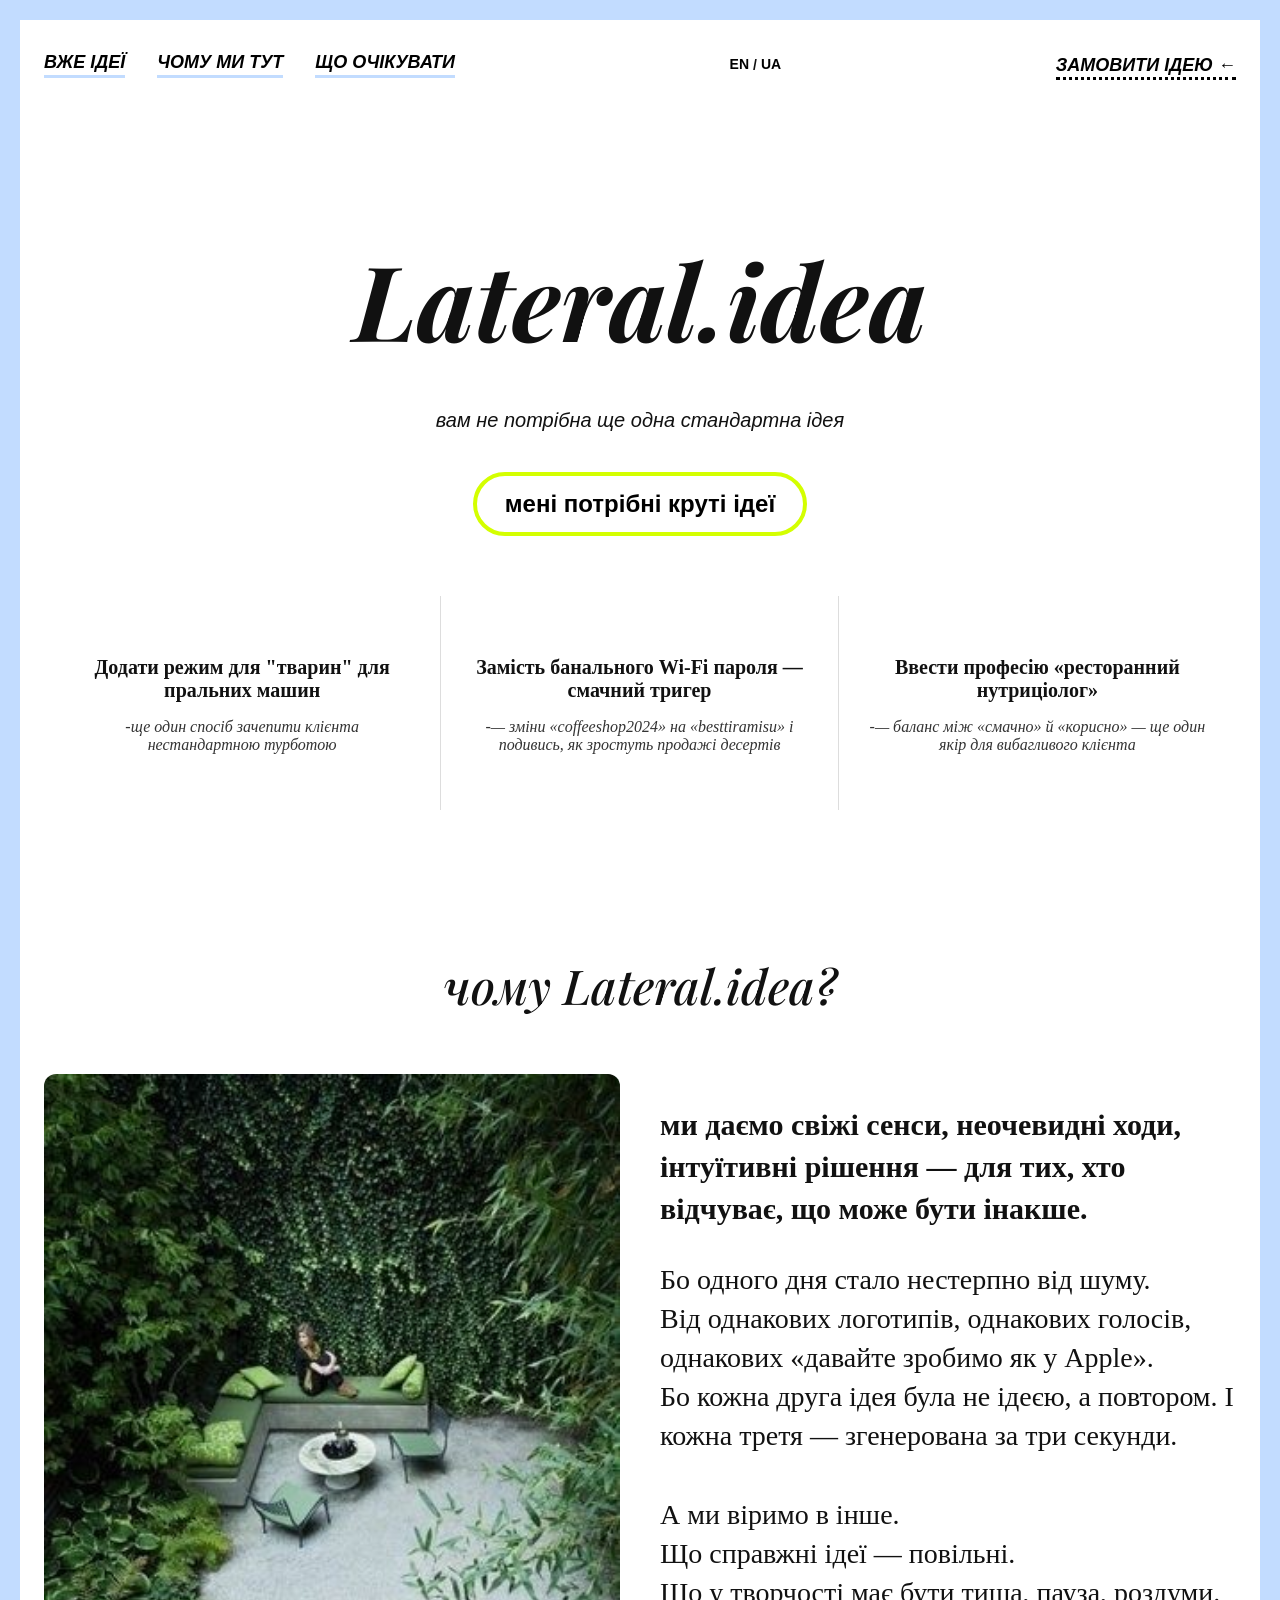
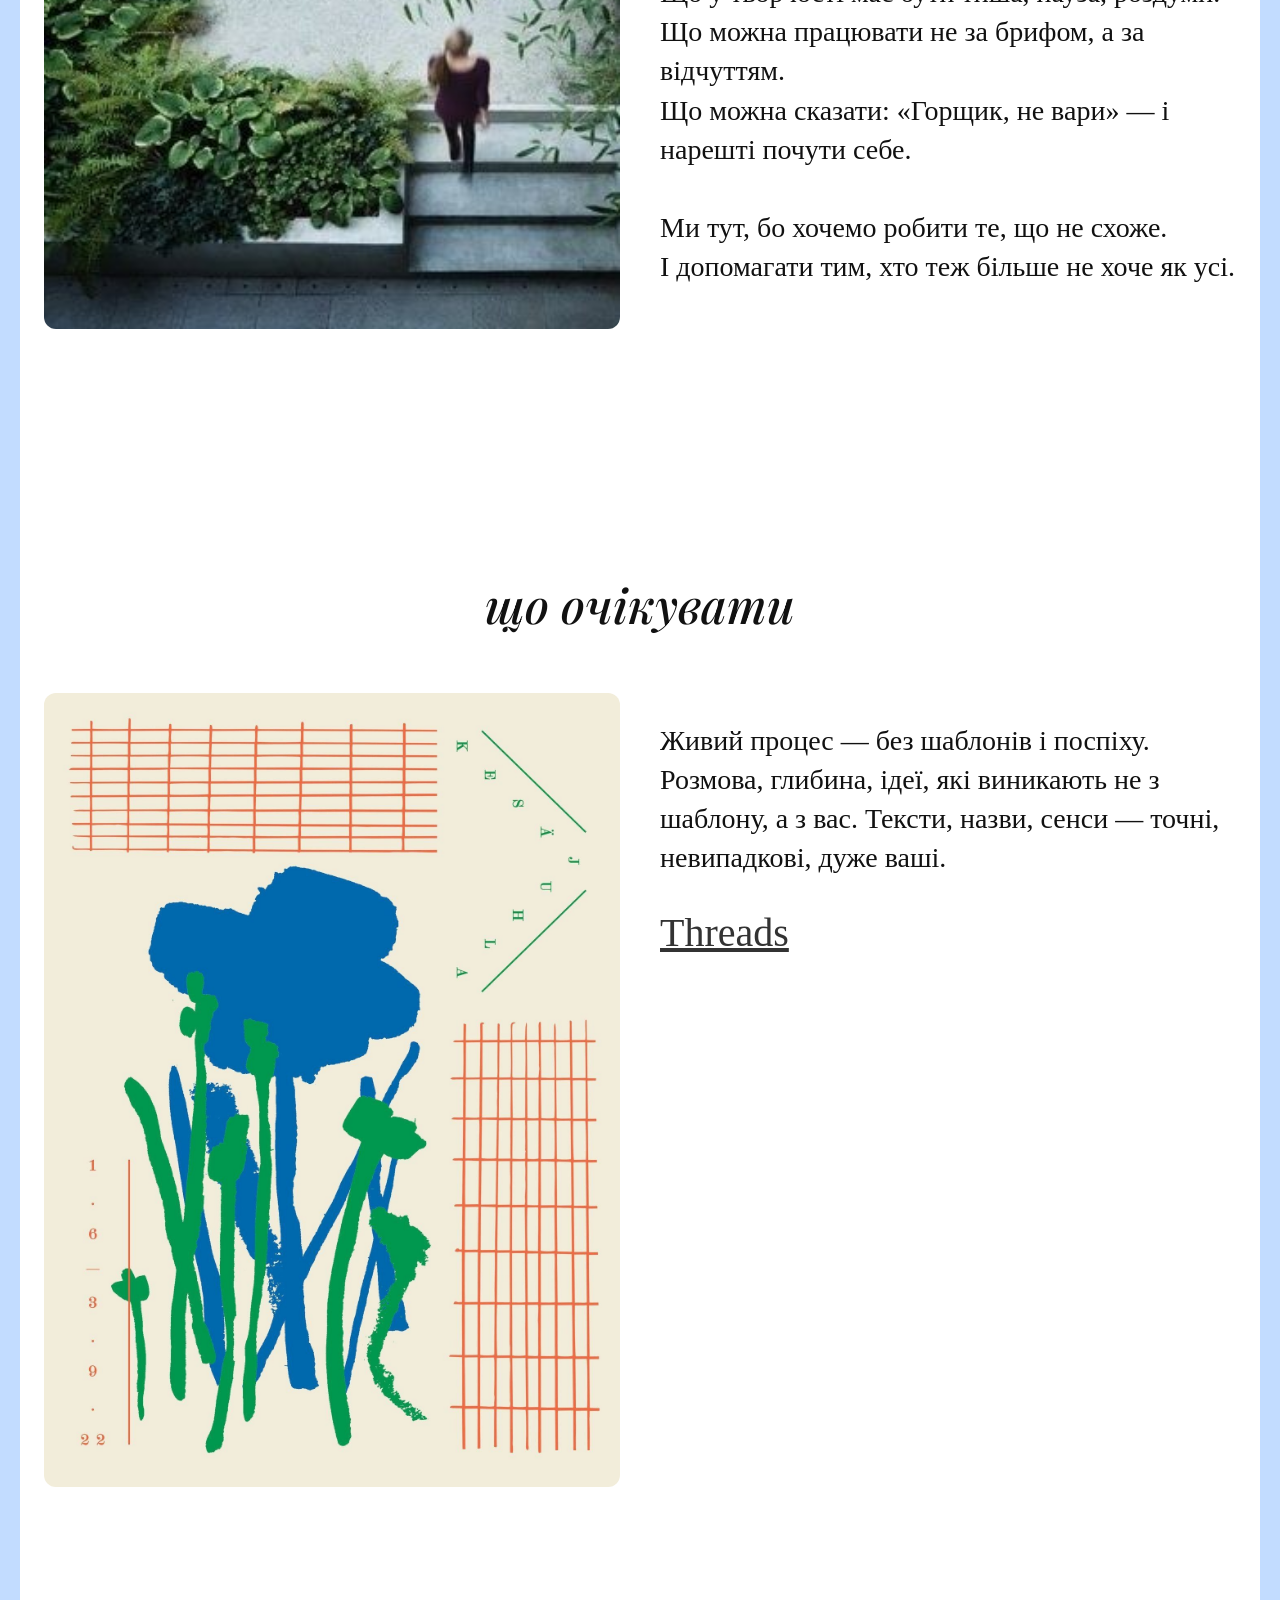
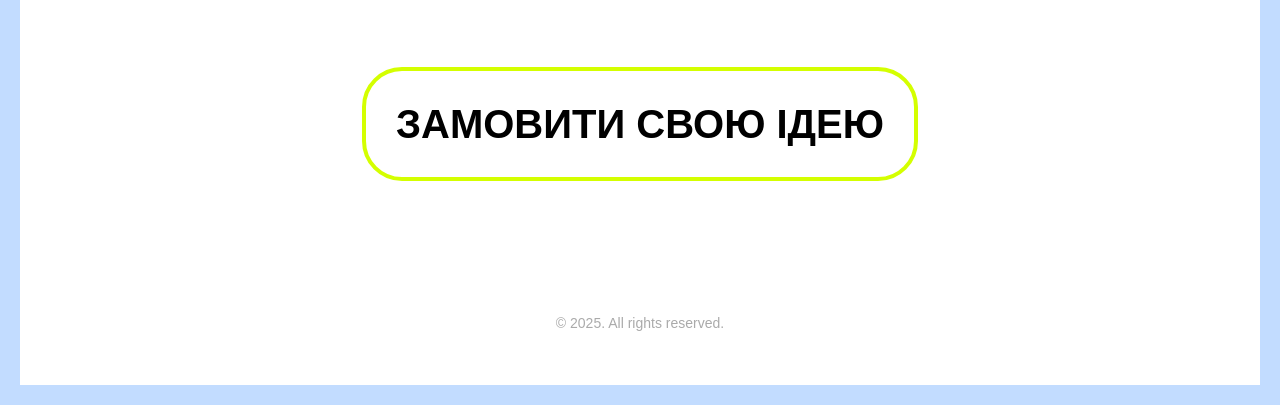
<file: index.html>
<!DOCTYPE html>
<html lang="uk">

<head>
    <meta charset="UTF-8">
    <meta name="viewport" content="width=device-width, initial-scale=1.0">
    <title>Lateral.idea</title>
    <link rel="stylesheet" href="normalize.css">
    <link rel="stylesheet" href="https://cdnjs.cloudflare.com/ajax/libs/font-awesome/4.7.0/css/font-awesome.min.css">
    <link rel="preconnect" href="https://fonts.googleapis.com">
    <link rel="preconnect" href="https://fonts.gstatic.com" crossorigin>
    <link
        href="https://fonts.googleapis.com/css2?family=Playfair+Display:ital,wght@1,400;1,700&family=Mulish:wght@400;700;900&display=swap"
        rel="stylesheet">
    <link rel="stylesheet" href="style.css">
    <link rel="icon" type="image/x-icon" href="/Portfolio/1.png" />
    <!-- Google tag (gtag.js) -->
    <script async src="https://www.googletagmanager.com/gtag/js?id=G-7G5XNEY357"></script>
    <script>
        window.dataLayer = window.dataLayer || [];
        function gtag() { dataLayer.push(arguments); }
        gtag('js', new Date());
        gtag('config', 'G-7G5XNEY357');
    </script>
</head>
</head>

<body>
    <div class="body-wrapper">
        <!-- NAVIGATION -->
        <nav class="nav-highlighted animate delay-1">
            <div class="nav-wrapper">
                <div class="nav-left" id="nav-links">
                    <a href="#services">вже ідеї</a>
                    <a href="#why">чому ми тут</a>
                    <a href="#how">що очікувати</a>
                </div>
             <div class="lang-switcher">
                    <a href="https://lateral-idea-en.netlify.app/" class="lang-link" data-lang="en">EN</a> /
                    <a href="https://lateral-idea-uk.netlify.app/" class="lang-link" data-lang="ua">UA</a>
                </div>
                <div class="nav-right">
                    <a href="#cta" class="cta">замовити ідею ←</a>
                </div>
                <div class="burger" onclick="toggleMenu()">
                    <span></span>
                    <span></span>
                    <span></span>
                </div>
            </div>
        </nav>

        <!-- HERO SECTION -->
        <header class="hero animate delay-2">
            <div class="hero-content">
                <h1 class="animate delay-2">Lateral.idea</h1>
                <p class="main-text animate delay-3">вам не потрібна ще одна стандартна ідея</p>
                <div class="cta"><a href="#services">мені потрібні круті ідеї</a></div>
            </div>
        </header>

        <!-- SOLUTIONS SECTION -->
        <section id="services">
            <div class="solutions-gallery">
                <div class="idea-box animate delay-1">
                    <p>Додати режим для "тварин" для пральних машин</p>
                    <p>-ще один спосіб зачепити клієнта нестандартною турботою</p>
                </div>
                <div class="idea-box animate delay-2">
                    <p>Замість банального Wi-Fi пароля — смачний тригер</p>
                    <p>-— зміни «coffeeshop2024» на «besttiramisu» і подивись, як зростуть продажі десертів</p>
                </div>
                <div class="idea-box animate delay-3">
                    <p>Ввести професію «ресторанний нутриціолог»</p>
                    <p>-— баланс між «смачно» й «корисно» — ще один якір для вибагливого клієнта</p>
                </div>
            </div>
        </section>

        <!-- WHY SECTION -->
        <section id="why" class="quote">
            <h3 class="animate delay-1">чому Lateral.idea?</h3>
            <div class="content-box">
                <div class="image-box">
                    <img src="./Portfolio/photo1.jpeg" alt="photo" class="fade-in-img" />
                </div>
                <div class="text-box animate delay-2">
                    <p class="main">ми даємо свіжі сенси, неочевидні ходи, інтуїтивні рішення — для тих, хто відчуває,
                        що може бути
                        інакше.</p>
                    <p><span>Бо
                            одного дня стало нестерпно від шуму.<br>Від однакових логотипів, однакових голосів,
                            однакових «давайте зробимо як у
                            Apple».<br>Бо кожна друга ідея була не ідеєю, а повтором. І кожна третя — згенерована за три
                            секунди.<br><br>А ми
                            віримо в інше.<br>Що справжні ідеї — повільні.<br>Що у творчості має бути тиша, пауза,
                            роздуми.<br>Що можна
                            працювати не за брифом, а за відчуттям.<br>Що можна сказати: «Горщик, не вари» — і нарешті
                            почути себе.<br><br>Ми
                            тут, бо хочемо робити те, що не схоже.<br>І допомагати тим, хто теж більше не хоче як
                            усі.<br></span></p>
                </div>
            </div>
        </section>

        <!-- HOW SECTION -->
        <section id="how" class="quote">
            <h3 class="animate delay-1">що очікувати</h3>
            <div class="content-box">
                <div class="image-box">
                    <img src="./Portfolio/0943ffcb-aa36-4772-901c-c6efb327e857.jpeg" alt="photo" class="fade-in-img" />
                </div>
                <div class="text-box animate delay-2">
                    <p>Живий процес — без шаблонів і поспіху. Розмова, глибина, ідеї, які виникають не з шаблону, а з
                        вас.
                        Тексти, назви, сенси — точні, невипадкові, дуже ваші.</p>
                    <p><a class="linktothreds" target="_blank"
                            href="https://www.threads.com/@maybe.crazy.idea">Threads</a></p>
                </div>
            </div>
        </section>

        <!-- CONTACT SECTION -->
        <section id="contact">
            <div class="cta animate delay-2">
                <a href="#cta">Замовити свою ідею</a>
                <div id="cta" class="cta-form" data-tf-live="01JXQATDWZ0HKBRX70EZ4WW7P7"></div>
            </div>
        </section>

        <!-- FOOTER -->
        <footer class="animate delay-3">
            <p>&copy; 2025. All rights reserved.</p>
        </footer>
    </div>

    <script src="https://ajax.googleapis.com/ajax/libs/jquery/3.7.1/jquery.min.js"></script>
    <script src="//embed.typeform.com/next/embed.js"></script>
    <script src="script.js"></script>
</body>

</html>
</file>
<file: style.css>
/* ========== GLOBAL ========== */
html {
    scroll-behavior: smooth;
}


html,
body {
    margin: 0;
    padding: 0;
    overflow-x: hidden;
    font-family: 'Georgia', sans-serif;
    background: #fff;
    color: #111;
    border: 10px solid #c2dcff;
}

.body-wrapper {
    max-width: 1400px;
    margin: 0 auto;
    padding: 0 24px;
    box-sizing: border-box;
}

/* ========== NAVIGATION ========== */

.lang-switcher {
    font-weight: 700;
    font-size: 14px;
    text-transform: uppercase;
    display: flex;
    align-items: center;
    gap: 4px;
}

.lang-switcher a {
    text-decoration: none;
    color: black;
    border-bottom: 2px solid transparent;
    transition: border-color 0.3s;
}

.lang-switcher a:hover,
.lang-switcher a.active {
    border-bottom: 2px solid #c2dcff;
    /* neon green highlight */
}

.nav-highlighted {
    padding: 32px 0;
    background: #fff;
    position: sticky;
    top: 0;
    z-index: 999;
}

.nav-wrapper {
    display: flex;
    justify-content: space-between;
    align-items: center;
    flex-wrap: wrap;
    width: 100%;
}

.nav-left {
    display: flex;
    flex-wrap: wrap;
    gap: 32px;
}

.nav-left a,
.nav-right a {
    font-weight: 900;
    font-style: italic;
    text-transform: uppercase;
    font-size: 18px;
    text-decoration: none;
    color: #000;
    border-bottom: 3px solid #c2dcff;
    padding-bottom: 2px;
    transition: opacity 0.3s;
}

.nav-right .cta {
    border-bottom: 3px dotted #000;
}

.nav-left a:hover,
.nav-right a:hover {
    opacity: 0.7;
}

.burger {
    display: none;
    flex-direction: column;
    cursor: pointer;
    gap: 5px;
}

.burger span {
    width: 25px;
    height: 3px;
    background-color: #000;
    display: block;
}

/* ========== HERO ========== */
/* Fade and slide up */
/* Animation keyframe */
@keyframes fadeSlideUp {
    0% {
        opacity: 0;
        transform: translateY(40px);
    }

    100% {
        opacity: 1;
        transform: translateY(0);
    }
}

/* Apply animation to hero-content */
.hero-content {
    animation: fadeSlideUp 1s ease-out forwards;
    animation-delay: 0.3s;
    opacity: 0;
    /* must be initially 0 */
}

.hero {
    padding: 60px 0 60px;
    text-align: center;
}

.hero h1 {
    font-family: 'Playfair Display', serif;
    font-weight: 700;
    font-style: italic;
    font-size: 104px;
    margin-bottom: 50px;
}

.main-text {
    font-size: 20px;
    font-weight: 400;
    margin-bottom: 40px;
    font-style: italic;
}

.cta a {
    display: inline-block;
    padding: 14px 28px;
    font-weight: bold;
    font-size: 18px;
    color: #000;
    border: 4px solid #D4FF00;
    border-radius: 40px;
    background-color: transparent;
    text-decoration: none;
    transition: all 0.3s ease;
    font-size: 24px;
}

.cta a:hover {
    background-color: #D4FF00;
    color: #000;
}

.cta-form {
    /* border: 4px solid black;
    border-radius: 40px; */

}

.wave-divider {
    width: 100%;
    overflow: hidden;
    line-height: 0;
    background: transparent;
}

.animated-wave {
    display: block;
    width: 100%;
    height: 150px;
}

.wave-path {
    fill: blueviolet;
    /* white fill */
    stroke: #000000;
    /* black outline */
    stroke-width: 8px;
    transition: d 1.2s ease-in-out;
}

/* ========== SOLUTIONS SECTION ========== */
#features {
    margin: 80px 0;
}

.solutions-gallery {
    display: grid;
    grid-template-columns: repeat(auto-fit, minmax(300px, 1fr));
}

.idea-box {
    padding: 40px 30px;
    font-family: 'Georgia', serif;
    font-size: 18px;
    border-right: 1px solid #ddd;
    text-align: center;
    font-style: normal;
}

.idea-box:last-child {
    border-right: none;
}

.idea-box p:first-child {
    font-weight: 700;
    font-size: 20px;
    margin-bottom: 10px;
}

.idea-box p:last-child {
    font-style: italic;
    font-size: 16px;
    color: #333;
}

/* ========== QUOTE / IMAGE + TEXT SECTION ========== */
.quote {
    padding: 100px 0;
}

.quote h3 {
    font-family: Playfair Display;
    font-size: 48px;
    font-weight: 500;
    font-style: italic;
    text-align: center;
    margin-bottom: 60px;
}

.content-box {
    display: flex;
    gap: 40px;
    flex-wrap: wrap;
    justify-content: center;
    align-items: flex-start;

}

.image-box {
    flex: 1 1 40%;
    min-width: 300px;
}

.image-box img {
    width: 100%;
    border-radius: 12px;
    display: block;
}

.text-box .main {
    font-size: 30px;
    line-height: 1.4;
    font-weight: 700;
}

.text-box {
    flex: 1 1 40%;
    font-weight: 500;
    font-size: 28px;
    font-style: normal;
    line-height: 1.4;
    font-family: 'Georgia';

}

.linktothreds {
    color: #333;
    font-size: 40px;
}

.linktothreds:hover {
    color: #D4FF00;
    border-radius: 20px;
    padding: 10px;
}

/* ========== CONTACT ========== */
#contact {
    text-align: center;
    padding: 80px 0;
}

#contact .cta a {
    font-size: 40px;
    text-transform: uppercase;
    padding: 30px;
}

/* ========== FOOTER ========== */
footer {
    text-align: center;
    padding: 40px 0;
    font-size: 14px;
    color: #aaa;
}

/* ========== RESPONSIVE ========== */
@media (max-width: 768px) {
    .nav-left {
        flex-direction: column;
        width: 100%;
        display: none;
        margin-top: 10px;
    }

    .nav-left.active {
        display: flex;
    }

    .burger {
        display: flex;
    }

    .hero h1 {
        font-size: 42px;
    }

    .content-box {
        flex-direction: column;
    }
}

@keyframes fadeInUp {
    0% {
        opacity: 0;
        transform: translateY(30px);
    }

    100% {
        opacity: 1;
        transform: translateY(0);
    }
}

.animate {
    opacity: 0;
    animation: fadeInUp 0.8s ease-out forwards;
}

.animate.delay-1 {
    animation-delay: 0.2s;
}

.animate.delay-2 {
    animation-delay: 0.4s;
}

.animate.delay-3 {
    animation-delay: 0.6s;
}

.fade-in-img {
    opacity: 0;
    transition: opacity 1s ease;
}

.fade-in-img.visible {
    opacity: 1;
}
</file>
